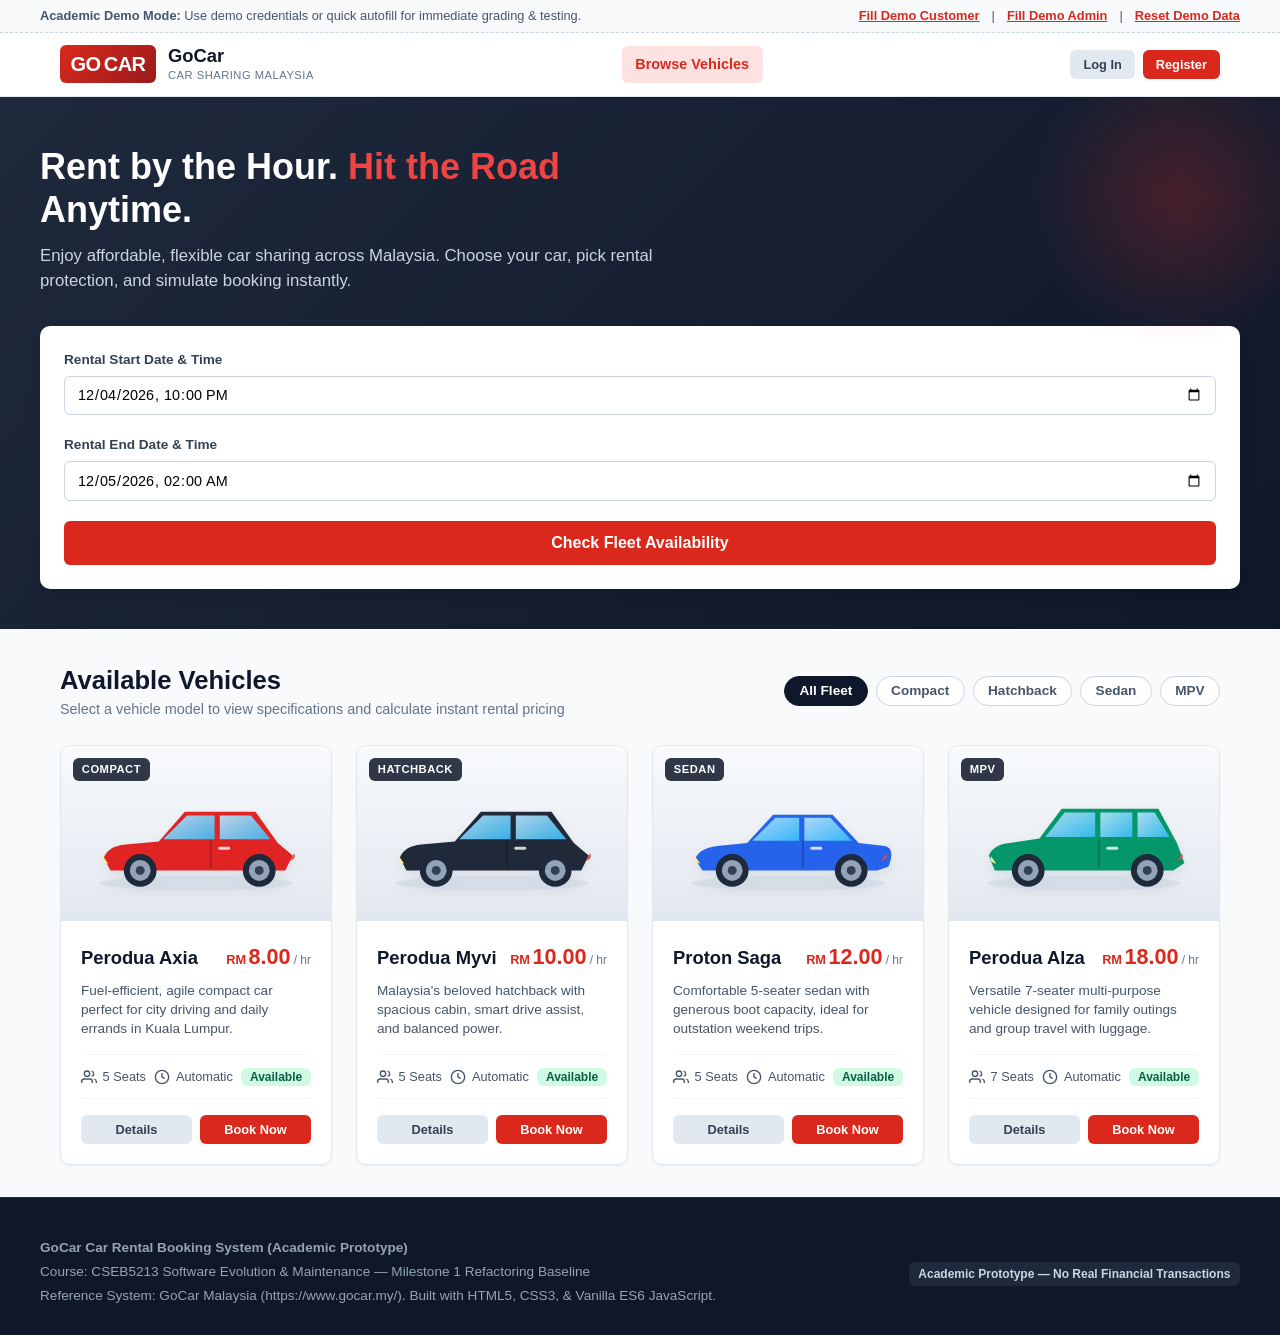
<file: refactored-codebase/index.html>
<!DOCTYPE html>
<html lang="en">
<head>
  <meta charset="UTF-8">
  <meta name="viewport" content="width=device-width, initial-scale=1.0">
  <title>GoCar Malaysia — Car Rental & Sharing Booking System</title>
  <link rel="stylesheet" href="css/style.css">
</head>
<body>

  <!-- Top Demo Bar for Easy Testing -->
  <aside class="demo-helper-bar" aria-label="Demo Testing Helper">
    <div class="demo-helper-inner">
      <div>
        <strong>Academic Demo Mode:</strong> Use demo credentials or quick autofill for immediate grading & testing.
      </div>
      <div class="demo-helper-links">
        <button type="button" class="demo-btn-link" onclick="App.openAuthModal('login'); document.getElementById('btn-autofill-customer').click();">
          Fill Demo Customer
        </button>
        <span>|</span>
        <button type="button" class="demo-btn-link" onclick="App.openAuthModal('login'); document.getElementById('btn-autofill-admin').click();">
          Fill Demo Admin
        </button>
        <span>|</span>
        <button type="button" class="demo-btn-link" id="btn-reset-demo-data">
          Reset Demo Data
        </button>
      </div>
    </div>
  </aside>

  <!-- Navigation Header -->
  <header class="site-header">
    <div class="header-container">
      <a class="brand-wrap" onclick="App.switchView('vehicles')">
        <div class="brand-logo-badge">
          <span>GO</span><span>CAR</span>
        </div>
        <div class="brand-text">
          <span class="brand-name">GoCar</span>
          <span class="brand-tagline">Car Sharing Malaysia</span>
        </div>
      </a>

      <!-- Navigation Links -->
      <nav aria-label="Main Navigation">
        <ul class="nav-links">
          <li>
            <a href="#" class="nav-link active" data-view-target="vehicles">
              Browse Vehicles
            </a>
          </li>
          <li class="customer-nav-item" style="display: none;">
            <a href="#" class="nav-link" data-view-target="my-bookings">
              My Bookings
              <span id="badge-my-bookings" class="nav-badge" style="display: none;">0</span>
            </a>
          </li>
          <li class="admin-nav-item" style="display: none;">
            <a href="#" class="nav-link" data-view-target="admin-fleet">
              Admin Fleet
            </a>
          </li>
          <li class="admin-nav-item" style="display: none;">
            <a href="#" class="nav-link" data-view-target="admin-bookings">
              All Bookings
              <span id="badge-admin-bookings" class="nav-badge" style="display: none;">0</span>
            </a>
          </li>
        </ul>
      </nav>

      <!-- Auth and Profile Actions -->
      <div class="nav-actions">
        <!-- Guest State -->
        <div id="nav-guest-actions" style="display: flex; gap: 0.5rem;">
          <button type="button" class="btn btn-secondary btn-sm" id="btn-open-login">Log In</button>
          <button type="button" class="btn btn-primary btn-sm" id="btn-open-register">Register</button>
        </div>

        <!-- Authenticated State -->
        <div id="nav-user-actions" style="display: none; align-items: center; gap: 0.75rem;">
          <div class="user-session-chip">
            <span class="user-name-text" id="user-display-name">User</span>
            <span class="role-badge customer" id="user-role-badge">Customer</span>
          </div>
          <button type="button" class="btn btn-secondary btn-sm" id="btn-logout">Log Out</button>
        </div>
      </div>
    </div>
  </header>

  <!-- Hero Section (Visible on Vehicles view) -->
  <section class="hero-section" id="hero-banner">
    <div class="hero-container">
      <div class="hero-content">
        <h1 class="hero-title">Rent by the Hour. <span>Hit the Road</span> Anytime.</h1>
        <p class="hero-subtitle">
          Enjoy affordable, flexible car sharing across Malaysia. Choose your car, pick rental protection, and simulate booking instantly.
        </p>
      </div>

      <!-- Quick Search Bar -->
      <div class="hero-search-card">
        <div class="form-group">
          <label class="form-label" for="hero-start-time">Rental Start Date & Time</label>
          <input type="datetime-local" id="hero-start-time" class="form-input">
        </div>
        <div class="form-group">
          <label class="form-label" for="hero-end-time">Rental End Date & Time</label>
          <input type="datetime-local" id="hero-end-time" class="form-input">
        </div>
        <button type="button" class="btn btn-primary btn-lg" id="btn-hero-search">
          Check Fleet Availability
        </button>
      </div>
    </div>
  </section>

  <!-- Main Content Body -->
  <main class="main-content">

    <!-- VIEW 1: Browse Vehicles (FR-02) -->
    <section class="view-section active" id="view-vehicles">
      <div class="section-header" id="fleet-section-heading">
        <div>
          <h2 class="section-title">Available Vehicles</h2>
          <p class="section-subtitle">Select a vehicle model to view specifications and calculate instant rental pricing</p>
        </div>

        <!-- Category Filters -->
        <div class="filter-pills" role="tablist">
          <button type="button" class="filter-pill active" data-category="all">All Fleet</button>
          <button type="button" class="filter-pill" data-category="compact">Compact</button>
          <button type="button" class="filter-pill" data-category="hatchback">Hatchback</button>
          <button type="button" class="filter-pill" data-category="sedan">Sedan</button>
          <button type="button" class="filter-pill" data-category="mpv">MPV</button>
        </div>
      </div>

      <div class="vehicles-grid" id="vehicles-grid">
        <!-- Rendered dynamically via App.renderVehiclesList() -->
      </div>
    </section>

    <!-- VIEW 2: Customer My Bookings (FR-07) -->
    <section class="view-section" id="view-my-bookings">
      <div class="section-header">
        <div>
          <h2 class="section-title">My Bookings</h2>
          <p class="section-subtitle">Review your car reservations, simulate pending payments, and track trip status</p>
        </div>
        <button type="button" class="btn btn-primary btn-sm" onclick="App.switchView('vehicles')">
          + Book Another Vehicle
        </button>
      </div>

      <div class="my-bookings-list" id="my-bookings-list">
        <!-- Rendered dynamically via App.renderMyBookingsList() -->
      </div>
    </section>

    <!-- VIEW 3: Administrator Fleet Management (FR-08) -->
    <section class="view-section" id="view-admin-fleet">
      <div class="section-header">
        <div>
          <h2 class="section-title">Fleet Administration</h2>
          <p class="section-subtitle">Manage vehicle models, rates, passenger capacities, and fleet availability</p>
        </div>
        <button type="button" class="btn btn-primary" id="btn-admin-add-car">
          + Add New Vehicle
        </button>
      </div>

      <div class="table-responsive">
        <table class="data-table">
          <thead>
            <tr>
              <th>Vehicle ID</th>
              <th>Model Name</th>
              <th>Category</th>
              <th>Capacity</th>
              <th>Transmission</th>
              <th>Rate (RM / hr)</th>
              <th>Status / Active</th>
              <th>Actions</th>
            </tr>
          </thead>
          <tbody id="admin-fleet-table-body">
            <!-- Rendered dynamically via App.renderAdminFleet() -->
          </tbody>
        </table>
      </div>
    </section>

    <!-- VIEW 4: Administrator All Bookings (FR-08) -->
    <section class="view-section" id="view-admin-bookings">
      <div class="section-header">
        <div>
          <h2 class="section-title">All Customer Bookings</h2>
          <p class="section-subtitle">Comprehensive administrative view of all bookings, payment states, and status updates</p>
        </div>
      </div>

      <!-- Admin Stats Grid -->
      <div class="admin-stats-grid">
        <div class="stat-card">
          <div class="stat-label">Total Bookings</div>
          <div class="stat-value" id="stat-total-bookings">0</div>
        </div>
        <div class="stat-card">
          <div class="stat-label">Confirmed</div>
          <div class="stat-value" style="color: var(--success);" id="stat-confirmed-bookings">0</div>
        </div>
        <div class="stat-card">
          <div class="stat-label">Pending Payment</div>
          <div class="stat-value" style="color: var(--warning);" id="stat-pending-bookings">0</div>
        </div>
        <div class="stat-card">
          <div class="stat-label">Cancelled</div>
          <div class="stat-value" style="color: var(--gray-500);" id="stat-cancelled-bookings">0</div>
        </div>
        <div class="stat-card">
          <div class="stat-label">Confirmed Revenue</div>
          <div class="stat-value primary" id="stat-total-revenue">RM 0.00</div>
        </div>
      </div>

      <div class="table-responsive">
        <table class="data-table">
          <thead>
            <tr>
              <th>Booking Ref</th>
              <th>Customer</th>
              <th>Vehicle</th>
              <th>Rental Window</th>
              <th>Total Amount</th>
              <th>Payment Status</th>
              <th>Booking Status</th>
              <th>Update Status</th>
            </tr>
          </thead>
          <tbody id="admin-bookings-table-body">
            <!-- Rendered dynamically via App.renderAdminBookings() -->
          </tbody>
        </table>
      </div>
    </section>

  </main>

  <!-- Footer -->
  <footer class="site-footer">
    <div class="footer-container">
      <div class="footer-left">
        <p><strong>GoCar Car Rental Booking System (Academic Prototype)</strong></p>
        <p>Course: CSEB5213 Software Evolution &amp; Maintenance — Milestone 1 Refactoring Baseline</p>
        <p class="small">Reference System: GoCar Malaysia (https://www.gocar.my/). Built with HTML5, CSS3, &amp; Vanilla ES6 JavaScript.</p>
      </div>
      <div class="footer-right">
        <span class="academic-badge">Academic Prototype — No Real Financial Transactions</span>
      </div>
    </div>
  </footer>

  <!-- ==================== MODALS ==================== -->

  <!-- 1. Authentication Modal (FR-01) -->
  <div class="modal-overlay" id="modal-auth">
    <div class="modal-card">
      <div class="modal-header">
        <h3 class="modal-title">Account Access</h3>
        <button type="button" class="modal-close" aria-label="Close modal">&times;</button>
      </div>

      <div class="modal-body">
        <div class="auth-tabs">
          <div class="auth-tab active" id="tab-auth-login">Log In</div>
          <div class="auth-tab" id="tab-auth-register">Register Account</div>
        </div>

        <!-- Quick Demo Fill Helpers -->
        <div class="autofill-demo-buttons">
          <button type="button" class="btn btn-secondary btn-sm" id="btn-autofill-customer" style="flex:1;">
            Fill Customer (John)
          </button>
          <button type="button" class="btn btn-secondary btn-sm" id="btn-autofill-admin" style="flex:1;">
            Fill Administrator
          </button>
        </div>

        <!-- Login Form -->
        <form id="form-login">
          <div class="form-group" style="margin-bottom: 1rem;">
            <label class="form-label" for="login-email">Email Address</label>
            <input type="email" id="login-email" class="form-input" placeholder="e.g. customer@gocar.demo" required>
          </div>
          <div class="form-group" style="margin-bottom: 1.25rem;">
            <label class="form-label" for="login-password">Password</label>
            <input type="password" id="login-password" class="form-input" placeholder="••••••••" required>
          </div>
          <button type="submit" class="btn btn-primary" style="width: 100%;">Log In</button>
        </form>

        <!-- Register Form -->
        <form id="form-register" style="display: none;">
          <div class="form-group" style="margin-bottom: 1rem;">
            <label class="form-label" for="reg-name">Full Name</label>
            <input type="text" id="reg-name" class="form-input" placeholder="e.g. Siti Aminah" required>
          </div>
          <div class="form-group" style="margin-bottom: 1rem;">
            <label class="form-label" for="reg-email">Email Address</label>
            <input type="email" id="reg-email" class="form-input" placeholder="e.g. siti@example.com" required>
          </div>
          <div class="form-group" style="margin-bottom: 1.25rem;">
            <label class="form-label" for="reg-password">Password (min. 6 characters)</label>
            <input type="password" id="reg-password" class="form-input" placeholder="••••••••" required minlength="6">
          </div>
          <button type="submit" class="btn btn-primary" style="width: 100%;">Create Account</button>
        </form>
      </div>
    </div>
  </div>

  <!-- 2. Booking Modal (FR-03, FR-04, FR-05) -->
  <div class="modal-overlay" id="modal-booking">
    <div class="modal-card">
      <div class="modal-header">
        <h3 class="modal-title">Book Vehicle</h3>
        <button type="button" class="modal-close" aria-label="Close modal">&times;</button>
      </div>

      <form id="form-booking">
        <div class="modal-body">
          <input type="hidden" id="booking-vehicle-id">

          <!-- Vehicle Summary Header -->
          <div style="background-color: var(--gray-100); padding: 0.85rem 1rem; border-radius: var(--radius-sm); display: flex; justify-content: space-between; align-items: center;">
            <div>
              <h4 id="booking-vehicle-name" style="font-size: 1.1rem; font-weight: 800; color: var(--dark);">Perodua Myvi</h4>
              <span id="booking-vehicle-category" class="badge badge-secondary">Hatchback</span>
            </div>
            <div id="booking-vehicle-rate" style="font-weight: 800; color: var(--primary); font-size: 1.1rem;">
              RM 10.00 / hour
            </div>
          </div>

          <!-- Rental Period Selection (FR-03) -->
          <div>
            <h4 style="font-size: 0.9rem; font-weight: 700; margin-bottom: 0.5rem;">1. Select Rental Period</h4>
            <div style="display: grid; grid-template-columns: 1fr 1fr; gap: 0.75rem; margin-bottom: 0.5rem;">
              <div class="form-group">
                <label class="form-label" for="booking-start-time">Start Date &amp; Time</label>
                <input type="datetime-local" id="booking-start-time" class="form-input" required>
              </div>
              <div class="form-group">
                <label class="form-label" for="booking-end-time">End Date &amp; Time</label>
                <input type="datetime-local" id="booking-end-time" class="form-input" required>
              </div>
            </div>
            <div style="display: flex; justify-content: space-between; align-items: center;">
              <span id="booking-duration-badge" class="duration-indicator valid">Calculating duration...</span>
              <span style="font-size: 0.75rem; color: var(--gray-500);">Billed in whole hours rounded up</span>
            </div>
          </div>

          <!-- Overlap Warning Banner (BR-03) -->
          <div id="booking-overlap-warning" class="overlap-alert"></div>

          <!-- Collision Damage Waiver (CDW) Selection (FR-04) -->
          <div>
            <h4 style="font-size: 0.9rem; font-weight: 700; margin-bottom: 0.5rem;">2. Collision Damage Waiver (CDW)</h4>
            <div class="package-options-grid">
              <label class="package-option-card" for="cdw_lite">
                <input type="radio" id="cdw_lite" name="booking-cdw" value="cdw_lite">
                <div class="package-option-content">
                  <div class="package-option-header">
                    <span>Lite</span>
                    <span class="package-price">RM 5.00</span>
                  </div>
                  <div class="package-desc">Basic excess waiver with maximum liability capped at RM 2,500.</div>
                </div>
              </label>

              <label class="package-option-card" for="cdw_standard">
                <input type="radio" id="cdw_standard" name="booking-cdw" value="cdw_standard" checked>
                <div class="package-option-content">
                  <div class="package-option-header">
                    <span>Standard</span>
                    <span class="package-price">RM 10.00</span>
                  </div>
                  <div class="package-desc">Balanced coverage reducing excess liability down to RM 1,000.</div>
                </div>
              </label>

              <label class="package-option-card" for="cdw_essential">
                <input type="radio" id="cdw_essential" name="booking-cdw" value="cdw_essential">
                <div class="package-option-content">
                  <div class="package-option-header">
                    <span>Essential</span>
                    <span class="package-price">RM 15.00</span>
                  </div>
                  <div class="package-desc">Complete peace of mind with zero excess liability and 24/7 roadside assist.</div>
                </div>
              </label>
            </div>
          </div>

          <!-- Flex Package Selection (FR-04) -->
          <div>
            <h4 style="font-size: 0.9rem; font-weight: 700; margin-bottom: 0.5rem;">3. Flex Package</h4>
            <div class="package-options-grid">
              <label class="package-option-card" for="flex_basic">
                <input type="radio" id="flex_basic" name="booking-flex" value="flex_basic" checked>
                <div class="package-option-content">
                  <div class="package-option-header">
                    <span>Basic Flex</span>
                    <span class="package-price">RM 8.00</span>
                  </div>
                  <div class="package-desc">Free cancellation up to 6 hours before your scheduled trip start time.</div>
                </div>
              </label>

              <label class="package-option-card" for="flex_premium">
                <input type="radio" id="flex_premium" name="booking-flex" value="flex_premium">
                <div class="package-option-content">
                  <div class="package-option-header">
                    <span>Premium Flex</span>
                    <span class="package-price">RM 15.00</span>
                  </div>
                  <div class="package-desc">Unlimited itinerary amendments and free cancellation anytime before start.</div>
                </div>
              </label>
            </div>
          </div>

          <!-- Price Calculation Breakdown Summary (BR-01) -->
          <div class="pricing-breakdown-card">
            <h4 style="font-size: 0.85rem; font-weight: 700; text-transform: uppercase; color: var(--gray-500); margin-bottom: 0.5rem;">
              Rental Price Breakdown (BR-01)
            </h4>
            <div class="pricing-row">
              <span>Vehicle Base Rental:</span>
              <span id="summary-base-price">RM 0.00</span>
            </div>
            <div class="pricing-row">
              <span>Collision Damage Waiver (CDW):</span>
              <span id="summary-cdw-price">RM 0.00</span>
            </div>
            <div class="pricing-row">
              <span>Flex Package:</span>
              <span id="summary-flex-price">RM 0.00</span>
            </div>
            <div class="pricing-row total-row">
              <span>Total Estimated Price:</span>
              <span id="summary-total-price" class="total-amount-highlight">RM 0.00</span>
            </div>
          </div>
        </div>

        <div class="modal-footer">
          <button type="button" class="btn btn-secondary btn-modal-cancel">Cancel</button>
          <button type="submit" class="btn btn-primary" id="btn-submit-booking">
            Confirm &amp; Proceed to Payment
          </button>
        </div>
      </form>
    </div>
  </div>

  <!-- 3. Simulated Payment Modal (FR-06, BR-04) -->
  <div class="modal-overlay" id="modal-payment">
    <div class="modal-card">
      <div class="modal-header">
        <h3 class="modal-title">Simulated Payment Gateway</h3>
        <button type="button" class="modal-close" aria-label="Close modal">&times;</button>
      </div>

      <div class="modal-body">
        <div class="payment-simulation-box">
          <div style="font-size: 0.8rem; font-weight: 700; color: var(--gray-500); text-transform: uppercase;">
            Booking Reference
          </div>
          <div id="pay-booking-ref" style="font-size: 1.25rem; font-weight: 800; font-family: monospace; color: var(--dark); margin-bottom: 0.5rem;">
            GC-XXXX
          </div>

          <p id="pay-car-name" style="font-weight: 700; color: var(--gray-800); margin-bottom: 0.25rem;"></p>
          <p id="pay-duration" style="font-size: 0.85rem; color: var(--gray-600); margin-bottom: 1rem;"></p>

          <div style="background-color: #ffffff; border: 1px solid var(--gray-200); border-radius: var(--radius-sm); padding: 1rem; margin-bottom: 1rem;">
            <div style="font-size: 0.85rem; color: var(--gray-500);">Total Amount Payable</div>
            <div id="pay-total-amount" style="font-size: 2rem; font-weight: 900; color: var(--primary);">RM 0.00</div>
            <div id="pay-status-current" style="font-size: 0.8rem; font-weight: 600; margin-top: 0.25rem;"></div>
          </div>

          <p style="font-weight: 600; font-size: 0.9rem; margin-bottom: 0.75rem;">Select simulated outcome for evaluation:</p>

          <div style="display: grid; grid-template-columns: 1fr 1fr; gap: 0.75rem;">
            <button type="button" class="btn btn-success" id="btn-pay-simulate-success">
              Simulate Successful Payment
            </button>
            <button type="button" class="btn btn-danger" id="btn-pay-simulate-fail">
              Simulate Failed Payment
            </button>
          </div>

          <p class="simulation-disclaimer">
            Academic Simulation Notice: This step simulates payment outcomes to verify business rules (BR-04). No real credit card or bank details are collected or processed.
          </p>
        </div>
      </div>

      <div class="modal-footer">
        <button type="button" class="btn btn-secondary btn-modal-cancel">Pay Later (Keep Pending)</button>
      </div>
    </div>
  </div>

  <!-- 4. Vehicle Details Modal (FR-02) -->
  <div class="modal-overlay" id="modal-vehicle-details">
    <div class="modal-card">
      <div class="modal-header">
        <h3 class="modal-title" id="modal-details-name">Vehicle Details</h3>
        <button type="button" class="modal-close" aria-label="Close modal">&times;</button>
      </div>

      <div class="modal-body">
        <div id="modal-details-image" style="background: var(--gray-100); border-radius: var(--radius-md); padding: 1rem; text-align: center;">
          <!-- SVG illustration dynamically injected -->
        </div>

        <div style="display: flex; justify-content: space-between; align-items: center; border-bottom: 1px solid var(--gray-200); padding-bottom: 0.75rem;">
          <div>
            <span id="modal-details-category" class="badge badge-secondary">Category</span>
          </div>
          <div id="modal-details-rate" style="font-size: 1.4rem; font-weight: 900; color: var(--primary);">
            RM 0.00 / hour
          </div>
        </div>

        <p id="modal-details-desc" style="color: var(--gray-700); font-size: 0.95rem; line-height: 1.5;"></p>

        <div style="display: grid; grid-template-columns: 1fr 1fr; gap: 1rem; background-color: var(--gray-50); padding: 1rem; border-radius: var(--radius-sm);">
          <div>
            <div style="font-size: 0.75rem; text-transform: uppercase; color: var(--gray-500); font-weight: 700;">Passenger Capacity</div>
            <div id="modal-details-capacity" style="font-weight: 700; font-size: 1rem; color: var(--dark);">5 Passengers</div>
          </div>
          <div>
            <div style="font-size: 0.75rem; text-transform: uppercase; color: var(--gray-500); font-weight: 700;">Transmission</div>
            <div id="modal-details-transmission" style="font-weight: 700; font-size: 1rem; color: var(--dark);">Automatic</div>
          </div>
        </div>
      </div>

      <div class="modal-footer">
        <button type="button" class="btn btn-secondary btn-modal-cancel">Close</button>
        <button type="button" class="btn btn-primary" id="btn-details-book-now">Book This Car</button>
      </div>
    </div>
  </div>

  <!-- 5. Administrator Vehicle Form Modal (Add / Edit) (FR-08) -->
  <div class="modal-overlay" id="modal-admin-vehicle">
    <div class="modal-card">
      <div class="modal-header">
        <h3 class="modal-title" id="modal-admin-vehicle-title">Vehicle Management</h3>
        <button type="button" class="modal-close" aria-label="Close modal">&times;</button>
      </div>

      <form id="form-admin-vehicle">
        <div class="modal-body">
          <div style="display: grid; grid-template-columns: 1fr 2fr; gap: 0.75rem;">
            <div class="form-group">
              <label class="form-label" for="admin-car-id">Vehicle ID</label>
              <input type="text" id="admin-car-id" class="form-input" placeholder="CAR005" required>
            </div>
            <div class="form-group">
              <label class="form-label" for="admin-car-name">Vehicle Name &amp; Model</label>
              <input type="text" id="admin-car-name" class="form-input" placeholder="e.g. Honda City" required>
            </div>
          </div>

          <div style="display: grid; grid-template-columns: 1fr 1fr; gap: 0.75rem;">
            <div class="form-group">
              <label class="form-label" for="admin-car-category">Category</label>
              <select id="admin-car-category" class="form-select" required>
                <option value="Compact">Compact</option>
                <option value="Hatchback">Hatchback</option>
                <option value="Sedan">Sedan</option>
                <option value="MPV">MPV</option>
                <option value="SUV">SUV</option>
              </select>
            </div>
            <div class="form-group">
              <label class="form-label" for="admin-car-capacity">Capacity (Seats)</label>
              <input type="number" id="admin-car-capacity" class="form-input" min="1" max="15" value="5" required>
            </div>
          </div>

          <div style="display: grid; grid-template-columns: 1fr 1fr; gap: 0.75rem;">
            <div class="form-group">
              <label class="form-label" for="admin-car-transmission">Transmission</label>
              <select id="admin-car-transmission" class="form-select" required>
                <option value="Automatic">Automatic</option>
                <option value="Manual">Manual</option>
              </select>
            </div>
            <div class="form-group">
              <label class="form-label" for="admin-car-rate">Hourly Rate (RM)</label>
              <input type="number" id="admin-car-rate" class="form-input" step="0.50" min="1" value="12.00" required>
            </div>
          </div>

          <div class="form-group">
            <label class="form-label" for="admin-car-description">Description</label>
            <textarea id="admin-car-description" class="form-textarea" rows="3" placeholder="Brief vehicle description and key features..."></textarea>
          </div>
        </div>

        <div class="modal-footer">
          <button type="button" class="btn btn-secondary btn-modal-cancel">Cancel</button>
          <button type="submit" class="btn btn-primary">Save Vehicle</button>
        </div>
      </form>
    </div>
  </div>

  <!-- 6. Booking Receipt Summary Modal (FR-07) -->
  <div class="modal-overlay" id="modal-receipt">
    <div class="modal-card">
      <div class="modal-header">
        <h3 class="modal-title">Booking Confirmation &amp; Receipt</h3>
        <button type="button" class="modal-close" aria-label="Close modal">&times;</button>
      </div>

      <div class="modal-body">
        <div style="border-bottom: 2px dashed var(--gray-300); padding-bottom: 1rem;">
          <div style="display: flex; justify-content: space-between; align-items: baseline;">
            <div style="font-size: 1.15rem; font-weight: 800; color: var(--dark);" id="receipt-ref">GC-XXXX</div>
            <div style="font-size: 0.8rem; color: var(--gray-500);" id="receipt-date"></div>
          </div>
          <div style="font-size: 0.85rem; color: var(--gray-600); margin-top: 0.25rem;">
            Customer: <strong id="receipt-customer"></strong>
          </div>
        </div>

        <div style="display: flex; flex-direction: column; gap: 0.5rem; font-size: 0.9rem;">
          <div class="pricing-row">
            <span>Vehicle:</span>
            <strong id="receipt-car"></strong>
          </div>
          <div class="pricing-row">
            <span>Rental Schedule:</span>
            <span id="receipt-period"></span>
          </div>
          <div class="pricing-row">
            <span>Billable Duration:</span>
            <strong id="receipt-hours"></strong>
          </div>
          <hr style="border: 0; border-top: 1px solid var(--gray-200); margin: 0.25rem 0;">
          <div class="pricing-row">
            <span>Vehicle Base Charge:</span>
            <span id="receipt-base"></span>
          </div>
          <div class="pricing-row">
            <span>CDW Protection:</span>
            <span id="receipt-cdw"></span>
          </div>
          <div class="pricing-row">
            <span>Flex Package:</span>
            <span id="receipt-flex"></span>
          </div>
          <div class="pricing-row total-row">
            <span>Total Amount:</span>
            <span id="receipt-total" class="total-amount-highlight"></span>
          </div>
          <div style="margin-top: 0.5rem; text-align: center; font-size: 0.85rem; font-weight: 700; padding: 0.5rem; background: var(--gray-100); border-radius: var(--radius-sm);" id="receipt-status">
          </div>
        </div>
      </div>

      <div class="modal-footer">
        <button type="button" class="btn btn-secondary btn-modal-cancel">Close</button>
      </div>
    </div>
  </div>

  <!-- Toast Notification Container -->
  <div class="toast-container" id="toast-container" aria-live="polite"></div>

  <!-- Core Utilities & Constants -->
  <script src="js/constants/app-constants.js"></script>
  <script src="js/utils/formatters.js"></script>
  <script src="js/utils/dom-utils.js"></script>
  <script src="js/utils/badge-utils.js"></script>

  <!-- Domain Services -->
  <script src="js/services/data-store.js"></script>
  <script src="js/services/auth-service.js"></script>
  <script src="js/services/booking-service.js"></script>
  <script src="js/services/admin-service.js"></script>

  <!-- UI Presentation Views -->
  <script src="js/ui/vehicle-assets.js"></script>
  <script src="js/ui/notification-ui.js"></script>
  <script src="js/ui/auth-view.js"></script>
  <script src="js/ui/vehicle-view.js"></script>
  <script src="js/ui/booking-view.js"></script>
  <script src="js/ui/admin-view.js"></script>

  <!-- Application Orchestrator -->
  <script src="js/app.js"></script>
</body>
</html>
</file>
<file: refactored-codebase/css/style.css>
/**
 * GoCar Malaysia - Modern Car Rental Booking System Stylesheet
 * Course: CSEB5213 Software Evolution & Maintenance
 */

:root {
  --primary: #da291c;
  --primary-hover: #b91c1c;
  --primary-light: #fee2e2;
  --dark: #0f172a;
  --dark-surface: #1e293b;
  --gray-50: #f8fafc;
  --gray-100: #f1f5f9;
  --gray-200: #e2e8f0;
  --gray-300: #cbd5e1;
  --gray-400: #94a3b8;
  --gray-500: #64748b;
  --gray-600: #475569;
  --gray-700: #334155;
  --gray-800: #1e293b;
  --gray-900: #0f172a;
  --success: #10b981;
  --success-light: #d1fae5;
  --warning: #f59e0b;
  --warning-light: #fef3c7;
  --danger: #ef4444;
  --danger-light: #fee2e2;
  --info: #0284c7;
  --info-light: #e0f2fe;

  --shadow-sm: 0 1px 2px 0 rgb(0 0 0 / 0.05);
  --shadow-md: 0 4px 6px -1px rgb(0 0 0 / 0.1), 0 2px 4px -2px rgb(0 0 0 / 0.1);
  --shadow-lg: 0 10px 15px -3px rgb(0 0 0 / 0.1), 0 4px 6px -4px rgb(0 0 0 / 0.1);
  --radius-sm: 6px;
  --radius-md: 10px;
  --radius-lg: 16px;
  --radius-full: 9999px;

  --font-family: -apple-system, BlinkMacSystemFont, "Segoe UI", Roboto, Helvetica, Arial, sans-serif;
  --container-max: 1200px;
}

* {
  box-sizing: border-box;
  margin: 0;
  padding: 0;
}

body {
  font-family: var(--font-family);
  background-color: var(--gray-50);
  color: var(--gray-800);
  line-height: 1.5;
  min-height: 100vh;
  display: flex;
  flex-direction: column;
}

/* Header & Navigation */
.site-header {
  background-color: #ffffff;
  border-bottom: 1px solid var(--gray-200);
  position: sticky;
  top: 0;
  z-index: 100;
  box-shadow: var(--shadow-sm);
}

.header-container {
  max-width: var(--container-max);
  margin: 0 auto;
  padding: 0.75rem 1.25rem;
  display: flex;
  align-items: center;
  justify-content: space-between;
  gap: 1rem;
}

.brand-wrap {
  display: flex;
  align-items: center;
  gap: 0.75rem;
  text-decoration: none;
  cursor: pointer;
}

.brand-logo-badge {
  background: linear-gradient(135deg, #da291c, #991b1b);
  color: #ffffff;
  font-weight: 900;
  font-size: 1.25rem;
  padding: 0.25rem 0.65rem;
  border-radius: var(--radius-sm);
  letter-spacing: -0.5px;
  display: inline-flex;
  align-items: center;
  gap: 0.2rem;
}

.brand-text {
  display: flex;
  flex-direction: column;
}

.brand-name {
  font-size: 1.15rem;
  font-weight: 800;
  color: var(--dark);
  line-height: 1.2;
}

.brand-tagline {
  font-size: 0.7rem;
  color: var(--gray-500);
  font-weight: 500;
  text-transform: uppercase;
  letter-spacing: 0.5px;
}

.nav-links {
  display: flex;
  align-items: center;
  gap: 0.5rem;
  list-style: none;
}

.nav-link {
  color: var(--gray-600);
  text-decoration: none;
  font-weight: 600;
  font-size: 0.9rem;
  padding: 0.5rem 0.85rem;
  border-radius: var(--radius-sm);
  transition: all 0.2s ease;
  display: inline-flex;
  align-items: center;
  gap: 0.4rem;
}

.nav-link:hover {
  color: var(--primary);
  background-color: var(--gray-100);
}

.nav-link.active {
  color: var(--primary);
  background-color: var(--primary-light);
}

.nav-badge {
  background-color: var(--primary);
  color: white;
  font-size: 0.75rem;
  padding: 0.1rem 0.45rem;
  border-radius: var(--radius-full);
  font-weight: 700;
}

.nav-actions {
  display: flex;
  align-items: center;
  gap: 0.75rem;
}

.user-session-chip {
  display: flex;
  align-items: center;
  gap: 0.5rem;
  background-color: var(--gray-100);
  padding: 0.35rem 0.75rem;
  border-radius: var(--radius-full);
  border: 1px solid var(--gray-200);
}

.user-name-text {
  font-size: 0.85rem;
  font-weight: 600;
  color: var(--dark);
}

.role-badge {
  font-size: 0.7rem;
  padding: 0.15rem 0.5rem;
  border-radius: var(--radius-full);
  font-weight: 700;
  text-transform: uppercase;
}

.role-badge.customer {
  background-color: #dbeafe;
  color: #1e40af;
}

.role-badge.admin {
  background-color: #f3e8ff;
  color: #6b21a8;
}

/* Quick Demo Bar */
.demo-helper-bar {
  background-color: #f8fafc;
  border-bottom: 1px dashed var(--gray-300);
  font-size: 0.8rem;
  padding: 0.4rem 1.25rem;
  color: var(--gray-600);
}

.demo-helper-inner {
  max-width: var(--container-max);
  margin: 0 auto;
  display: flex;
  align-items: center;
  justify-content: space-between;
  flex-wrap: wrap;
  gap: 0.5rem;
}

.demo-helper-links {
  display: flex;
  align-items: center;
  gap: 0.75rem;
}

.demo-btn-link {
  background: none;
  border: none;
  color: var(--primary);
  font-weight: 600;
  font-size: 0.8rem;
  text-decoration: underline;
  cursor: pointer;
  padding: 0;
}

.demo-btn-link:hover {
  color: var(--primary-hover);
}

/* Buttons */
.btn {
  display: inline-flex;
  align-items: center;
  justify-content: center;
  gap: 0.4rem;
  padding: 0.55rem 1.15rem;
  font-size: 0.9rem;
  font-weight: 600;
  border-radius: var(--radius-sm);
  border: 1px solid transparent;
  cursor: pointer;
  transition: all 0.2s ease;
  text-decoration: none;
}

.btn-sm {
  padding: 0.35rem 0.75rem;
  font-size: 0.8rem;
}

.btn-lg {
  padding: 0.75rem 1.5rem;
  font-size: 1rem;
}

.btn-primary {
  background-color: var(--primary);
  color: #ffffff;
}

.btn-primary:hover {
  background-color: var(--primary-hover);
  box-shadow: 0 2px 4px rgba(218, 41, 28, 0.25);
}

.btn-secondary {
  background-color: var(--gray-200);
  color: var(--gray-700);
}

.btn-secondary:hover {
  background-color: var(--gray-300);
  color: var(--dark);
}

.btn-success {
  background-color: var(--success);
  color: #ffffff;
}

.btn-success:hover {
  background-color: #059669;
}

.btn-danger {
  background-color: var(--danger);
  color: #ffffff;
}

.btn-danger:hover {
  background-color: #dc2626;
}

.btn-outline-danger {
  background-color: transparent;
  border-color: var(--danger);
  color: var(--danger);
}

.btn-outline-danger:hover {
  background-color: var(--danger-light);
}

/* Badges */
.badge {
  display: inline-flex;
  align-items: center;
  padding: 0.2rem 0.55rem;
  font-size: 0.75rem;
  font-weight: 700;
  border-radius: var(--radius-sm);
  line-height: 1;
}

.badge-success {
  background-color: var(--success-light);
  color: #065f46;
}

.badge-warning {
  background-color: var(--warning-light);
  color: #92400e;
}

.badge-danger {
  background-color: var(--danger-light);
  color: #991b1b;
}

.badge-secondary {
  background-color: var(--gray-200);
  color: var(--gray-700);
}

/* Hero Section */
.hero-section {
  background: linear-gradient(135deg, #1e293b 0%, #0f172a 100%);
  color: #ffffff;
  padding: 3rem 1.25rem 2.5rem;
  position: relative;
  overflow: hidden;
}

.hero-section::before {
  content: "";
  position: absolute;
  top: -50px;
  right: -50px;
  width: 300px;
  height: 300px;
  background: radial-gradient(circle, rgba(218,41,28,0.25) 0%, rgba(218,41,28,0) 70%);
  border-radius: 50%;
  pointer-events: none;
}

.hero-container {
  max-width: var(--container-max);
  margin: 0 auto;
}

.hero-content {
  max-width: 650px;
  margin-bottom: 2rem;
}

.hero-title {
  font-size: 2.25rem;
  font-weight: 800;
  line-height: 1.2;
  margin-bottom: 0.75rem;
}

.hero-title span {
  color: #ef4444;
}

.hero-subtitle {
  font-size: 1.05rem;
  color: var(--gray-300);
}

/* Hero Search Bar */
.hero-search-card {
  background-color: #ffffff;
  color: var(--gray-800);
  border-radius: var(--radius-md);
  padding: 1.5rem;
  box-shadow: var(--shadow-lg);
  display: grid;
  grid-template-columns: repeat(auto-fit, minmax(220px, 1fr)) auto;
  gap: 1.25rem;
  align-items: flex-end;
}

.form-group {
  display: flex;
  flex-direction: column;
  gap: 0.35rem;
}

.form-label {
  font-size: 0.85rem;
  font-weight: 700;
  color: var(--gray-700);
}

.form-input, .form-select, .form-textarea {
  width: 100%;
  padding: 0.6rem 0.75rem;
  border: 1px solid var(--gray-300);
  border-radius: var(--radius-sm);
  font-size: 0.9rem;
  font-family: inherit;
  transition: border-color 0.2s ease, box-shadow 0.2s ease;
  background-color: #ffffff;
}

.form-input:focus, .form-select:focus, .form-textarea:focus {
  outline: none;
  border-color: var(--primary);
  box-shadow: 0 0 0 3px rgba(218, 41, 28, 0.15);
}

/* Main Content Area */
.main-content {
  flex: 1;
  max-width: var(--container-max);
  width: 100%;
  margin: 2rem auto;
  padding: 0 1.25rem;
}

/* View Sections */
.view-section {
  display: none;
}

.view-section.active {
  display: block;
  animation: fadeIn 0.25s ease-in-out;
}

@keyframes fadeIn {
  from { opacity: 0; transform: translateY(6px); }
  to { opacity: 1; transform: translateY(0); }
}

.section-header {
  display: flex;
  align-items: center;
  justify-content: space-between;
  margin-bottom: 1.5rem;
  flex-wrap: wrap;
  gap: 1rem;
}

.section-title {
  font-size: 1.6rem;
  font-weight: 800;
  color: var(--dark);
}

.section-subtitle {
  font-size: 0.9rem;
  color: var(--gray-500);
}

/* Filter Pills */
.filter-pills {
  display: flex;
  gap: 0.5rem;
  flex-wrap: wrap;
}

.filter-pill {
  border: 1px solid var(--gray-300);
  background-color: #ffffff;
  padding: 0.4rem 0.9rem;
  border-radius: var(--radius-full);
  font-size: 0.85rem;
  font-weight: 600;
  color: var(--gray-600);
  cursor: pointer;
  transition: all 0.2s ease;
}

.filter-pill:hover {
  background-color: var(--gray-100);
}

.filter-pill.active {
  background-color: var(--dark);
  color: #ffffff;
  border-color: var(--dark);
}

/* Vehicle Grid */
.vehicles-grid {
  display: grid;
  grid-template-columns: repeat(auto-fill, minmax(270px, 1fr));
  gap: 1.5rem;
}

.vehicle-card {
  background-color: #ffffff;
  border-radius: var(--radius-md);
  border: 1px solid var(--gray-200);
  overflow: hidden;
  box-shadow: var(--shadow-sm);
  transition: transform 0.2s ease, box-shadow 0.2s ease;
  display: flex;
  flex-direction: column;
}

.vehicle-card:hover {
  transform: translateY(-4px);
  box-shadow: var(--shadow-md);
}

.vehicle-card-image-wrap {
  background: linear-gradient(180deg, #f8fafc 0%, #e2e8f0 100%);
  padding: 1rem 1rem 0.5rem;
  position: relative;
  border-bottom: 1px solid var(--gray-200);
  display: flex;
  align-items: center;
  justify-content: center;
}

.car-illustration {
  filter: drop-shadow(0 4px 6px rgba(0,0,0,0.06));
}

.category-pill {
  position: absolute;
  top: 0.75rem;
  left: 0.75rem;
  background-color: rgba(15, 23, 42, 0.85);
  color: #ffffff;
  font-size: 0.7rem;
  font-weight: 700;
  padding: 0.2rem 0.55rem;
  border-radius: var(--radius-sm);
  text-transform: uppercase;
  letter-spacing: 0.5px;
}

.vehicle-card-body {
  padding: 1.25rem;
  display: flex;
  flex-direction: column;
  flex: 1;
}

.vehicle-card-header {
  display: flex;
  justify-content: space-between;
  align-items: baseline;
  margin-bottom: 0.5rem;
}

.vehicle-name {
  font-size: 1.15rem;
  font-weight: 800;
  color: var(--dark);
}

.vehicle-price-tag {
  color: var(--primary);
  font-weight: 800;
  display: inline-flex;
  align-items: baseline;
}

.vehicle-price-tag .currency {
  font-size: 0.8rem;
  margin-right: 0.15rem;
}

.vehicle-price-tag .rate {
  font-size: 1.35rem;
  font-weight: 800;
}

.vehicle-price-tag .unit {
  font-size: 0.75rem;
  color: var(--gray-500);
  margin-left: 0.2rem;
  font-weight: 500;
}

.vehicle-desc {
  font-size: 0.85rem;
  color: var(--gray-600);
  margin-bottom: 1rem;
  line-height: 1.4;
  flex: 1;
}

.vehicle-specs-list {
  display: flex;
  align-items: center;
  justify-content: space-between;
  padding: 0.75rem 0;
  border-top: 1px solid var(--gray-100);
  border-bottom: 1px solid var(--gray-100);
  margin-bottom: 1rem;
  font-size: 0.8rem;
  color: var(--gray-600);
}

.spec-item {
  display: flex;
  align-items: center;
  gap: 0.35rem;
}

.vehicle-card-actions {
  display: grid;
  grid-template-columns: 1fr 1fr;
  gap: 0.5rem;
}

/* Booking Cards (Customer View) */
.my-bookings-list {
  display: flex;
  flex-direction: column;
  gap: 1.25rem;
}

.booking-card {
  background-color: #ffffff;
  border: 1px solid var(--gray-200);
  border-radius: var(--radius-md);
  box-shadow: var(--shadow-sm);
  padding: 1.25rem;
  display: flex;
  flex-direction: column;
  gap: 1rem;
}

.booking-card-header {
  display: flex;
  justify-content: space-between;
  align-items: center;
  border-bottom: 1px solid var(--gray-100);
  padding-bottom: 0.75rem;
  flex-wrap: wrap;
  gap: 0.5rem;
}

.booking-ref {
  font-size: 1.05rem;
  font-weight: 800;
  color: var(--dark);
  font-family: monospace;
}

.booking-date {
  font-size: 0.8rem;
  color: var(--gray-500);
  margin-left: 0.75rem;
}

.badge-group {
  display: flex;
  gap: 0.4rem;
}

.booking-card-body {
  display: grid;
  grid-template-columns: repeat(auto-fit, minmax(180px, 1fr));
  gap: 1rem;
}

.booking-info-col h4 {
  font-size: 0.75rem;
  text-transform: uppercase;
  color: var(--gray-500);
  letter-spacing: 0.5px;
  margin-bottom: 0.35rem;
}

.booking-info-col .strong {
  font-weight: 700;
  color: var(--dark);
}

.price-highlight {
  font-size: 1.35rem;
  font-weight: 800;
  color: var(--primary);
}

.booking-card-footer {
  display: flex;
  justify-content: space-between;
  align-items: center;
  border-top: 1px solid var(--gray-100);
  padding-top: 0.75rem;
  flex-wrap: wrap;
  gap: 0.75rem;
}

.txn-ref {
  font-size: 0.75rem;
  color: var(--gray-500);
  font-family: monospace;
}

/* Admin Tables & Stats */
.admin-stats-grid {
  display: grid;
  grid-template-columns: repeat(auto-fit, minmax(180px, 1fr));
  gap: 1rem;
  margin-bottom: 1.5rem;
}

.stat-card {
  background-color: #ffffff;
  border: 1px solid var(--gray-200);
  border-radius: var(--radius-md);
  padding: 1.25rem;
  box-shadow: var(--shadow-sm);
}

.stat-label {
  font-size: 0.8rem;
  color: var(--gray-500);
  font-weight: 600;
  text-transform: uppercase;
}

.stat-value {
  font-size: 1.75rem;
  font-weight: 800;
  color: var(--dark);
  margin-top: 0.25rem;
}

.stat-value.primary {
  color: var(--primary);
}

.table-responsive {
  background-color: #ffffff;
  border: 1px solid var(--gray-200);
  border-radius: var(--radius-md);
  overflow-x: auto;
  box-shadow: var(--shadow-sm);
}

.data-table {
  width: 100%;
  border-collapse: collapse;
  font-size: 0.875rem;
  text-align: left;
}

.data-table th, .data-table td {
  padding: 0.85rem 1rem;
  border-bottom: 1px solid var(--gray-200);
}

.data-table th {
  background-color: var(--gray-100);
  font-weight: 700;
  color: var(--gray-700);
  white-space: nowrap;
}

.data-table tbody tr:hover {
  background-color: var(--gray-50);
}

.admin-status-select {
  padding: 0.35rem 0.5rem;
  font-size: 0.8rem;
  font-weight: 600;
  border-radius: var(--radius-sm);
  border: 1px solid var(--gray-300);
}

/* Modals */
.modal-overlay {
  position: fixed;
  top: 0;
  left: 0;
  right: 0;
  bottom: 0;
  background-color: rgba(15, 23, 42, 0.65);
  backdrop-filter: blur(4px);
  display: flex;
  align-items: center;
  justify-content: center;
  z-index: 999;
  padding: 1rem;
  opacity: 0;
  pointer-events: none;
  transition: opacity 0.2s ease;
}

.modal-overlay.active {
  opacity: 1;
  pointer-events: auto;
}

.modal-card {
  background-color: #ffffff;
  width: 100%;
  max-width: 580px;
  max-height: 90vh;
  overflow-y: auto;
  border-radius: var(--radius-lg);
  box-shadow: var(--shadow-lg);
  display: flex;
  flex-direction: column;
  transform: translateY(12px) scale(0.98);
  transition: transform 0.2s ease;
}

.modal-overlay.active .modal-card {
  transform: translateY(0) scale(1);
}

.modal-header {
  padding: 1.25rem 1.5rem;
  border-bottom: 1px solid var(--gray-200);
  display: flex;
  align-items: center;
  justify-content: space-between;
}

.modal-title {
  font-size: 1.25rem;
  font-weight: 800;
  color: var(--dark);
}

.modal-close {
  background: none;
  border: none;
  font-size: 1.5rem;
  color: var(--gray-400);
  cursor: pointer;
  line-height: 1;
}

.modal-close:hover {
  color: var(--dark);
}

.modal-body {
  padding: 1.5rem;
  display: flex;
  flex-direction: column;
  gap: 1.25rem;
}

.modal-footer {
  padding: 1rem 1.5rem;
  border-top: 1px solid var(--gray-200);
  display: flex;
  justify-content: flex-end;
  gap: 0.75rem;
  background-color: var(--gray-50);
  border-bottom-left-radius: var(--radius-lg);
  border-bottom-right-radius: var(--radius-lg);
}

/* Auth Modal Tabs */
.auth-tabs {
  display: flex;
  border-bottom: 2px solid var(--gray-200);
  margin-bottom: 1rem;
}

.auth-tab {
  flex: 1;
  text-align: center;
  padding: 0.75rem;
  font-weight: 700;
  font-size: 0.95rem;
  color: var(--gray-500);
  cursor: pointer;
  border-bottom: 2px solid transparent;
  margin-bottom: -2px;
}

.auth-tab.active {
  color: var(--primary);
  border-color: var(--primary);
}

.autofill-demo-buttons {
  display: flex;
  gap: 0.5rem;
  margin-bottom: 1rem;
}

/* Package Selection Cards (CDW & Flex) */
.package-options-grid {
  display: flex;
  flex-direction: column;
  gap: 0.5rem;
}

.package-option-card {
  border: 1px solid var(--gray-300);
  border-radius: var(--radius-sm);
  padding: 0.75rem 1rem;
  display: flex;
  align-items: flex-start;
  gap: 0.75rem;
  cursor: pointer;
  transition: all 0.2s ease;
  background-color: #ffffff;
}

.package-option-card:hover {
  border-color: var(--primary);
  background-color: var(--gray-50);
}

.package-option-card input[type="radio"]:checked + .package-option-content {
  color: var(--dark);
}

.package-option-card:has(input[type="radio"]:checked) {
  border-color: var(--primary);
  background-color: var(--primary-light);
}

.package-option-content {
  flex: 1;
}

.package-option-header {
  display: flex;
  justify-content: space-between;
  align-items: center;
  font-weight: 700;
  font-size: 0.9rem;
}

.package-price {
  color: var(--primary);
}

.package-desc {
  font-size: 0.78rem;
  color: var(--gray-600);
  margin-top: 0.15rem;
}

/* Pricing Breakdown Box */
.pricing-breakdown-card {
  background-color: var(--gray-50);
  border: 1px solid var(--gray-200);
  border-radius: var(--radius-sm);
  padding: 1rem;
}

.pricing-row {
  display: flex;
  justify-content: space-between;
  font-size: 0.85rem;
  padding: 0.25rem 0;
  color: var(--gray-600);
}

.pricing-row.total-row {
  border-top: 1px solid var(--gray-300);
  margin-top: 0.5rem;
  padding-top: 0.5rem;
  font-weight: 800;
  font-size: 1.1rem;
  color: var(--dark);
}

.total-amount-highlight {
  color: var(--primary);
}

.duration-indicator {
  display: inline-block;
  padding: 0.2rem 0.6rem;
  font-size: 0.75rem;
  border-radius: var(--radius-sm);
  font-weight: 700;
}

.duration-indicator.valid {
  background-color: var(--success-light);
  color: #065f46;
}

.duration-indicator.invalid {
  background-color: var(--danger-light);
  color: #991b1b;
}

.overlap-alert {
  background-color: var(--danger-light);
  color: #991b1b;
  border: 1px solid #fca5a5;
  padding: 0.75rem 1rem;
  border-radius: var(--radius-sm);
  font-size: 0.85rem;
  font-weight: 600;
  display: none;
}

/* Simulated Payment Box */
.payment-simulation-box {
  background: linear-gradient(135deg, #f8fafc, #f1f5f9);
  border: 2px dashed var(--gray-300);
  border-radius: var(--radius-md);
  padding: 1.5rem;
  text-align: center;
}

.simulation-disclaimer {
  font-size: 0.78rem;
  color: var(--gray-500);
  margin-top: 0.75rem;
  line-height: 1.4;
}

/* Toast Notifications */
.toast-container {
  position: fixed;
  bottom: 1.5rem;
  right: 1.5rem;
  display: flex;
  flex-direction: column;
  gap: 0.75rem;
  z-index: 9999;
  max-width: 380px;
  pointer-events: none;
}

.toast {
  background-color: #ffffff;
  border: 1px solid var(--gray-200);
  box-shadow: var(--shadow-lg);
  border-radius: var(--radius-sm);
  padding: 0.85rem 1rem;
  display: flex;
  align-items: center;
  justify-content: space-between;
  gap: 0.75rem;
  pointer-events: auto;
  animation: slideInRight 0.3s ease;
  transition: opacity 0.3s ease, transform 0.3s ease;
}

.toast.fade-out {
  opacity: 0;
  transform: translateX(20px);
}

@keyframes slideInRight {
  from { opacity: 0; transform: translateX(40px); }
  to { opacity: 1; transform: translateX(0); }
}

.toast-content {
  display: flex;
  align-items: center;
  gap: 0.5rem;
}

.toast-indicator {
  width: 8px;
  height: 8px;
  border-radius: 50%;
  flex-shrink: 0;
}

.toast-success .toast-indicator { background-color: var(--success); }
.toast-error .toast-indicator { background-color: var(--danger); }
.toast-warning .toast-indicator { background-color: var(--warning); }
.toast-info .toast-indicator { background-color: var(--info); }

.toast-message {
  font-size: 0.85rem;
  font-weight: 500;
  color: var(--dark);
}

.toast-close {
  background: none;
  border: none;
  font-size: 1.1rem;
  color: var(--gray-400);
  cursor: pointer;
  line-height: 1;
}

/* Empty State */
.empty-state {
  text-align: center;
  padding: 3rem 1.5rem;
  background-color: #ffffff;
  border-radius: var(--radius-md);
  border: 1px dashed var(--gray-300);
}

.empty-icon {
  font-size: 3rem;
  margin-bottom: 0.5rem;
}

.empty-state h3 {
  font-size: 1.25rem;
  font-weight: 800;
  color: var(--dark);
  margin-bottom: 0.5rem;
}

.empty-state p {
  color: var(--gray-500);
  margin-bottom: 1.25rem;
  max-width: 450px;
  margin-left: auto;
  margin-right: auto;
}

/* Footer */
.site-footer {
  background-color: var(--dark);
  color: var(--gray-400);
  font-size: 0.85rem;
  border-top: 1px solid var(--gray-800);
  padding: 2.5rem 1.25rem 1.5rem;
  margin-top: auto;
}

.footer-container {
  max-width: var(--container-max);
  margin: 0 auto;
  display: flex;
  justify-content: space-between;
  align-items: center;
  flex-wrap: wrap;
  gap: 1.5rem;
}

.footer-left p {
  margin-bottom: 0.25rem;
}

.academic-badge {
  display: inline-block;
  background-color: var(--gray-800);
  color: var(--gray-300);
  padding: 0.2rem 0.6rem;
  border-radius: var(--radius-sm);
  font-size: 0.75rem;
  font-weight: 600;
}

/* Responsive queries */
@media (max-width: 768px) {
  .header-container {
    flex-direction: column;
    align-items: stretch;
  }
  .nav-links {
    overflow-x: auto;
    padding-bottom: 0.25rem;
  }
  .hero-search-card {
    grid-template-columns: 1fr;
  }
  .vehicle-specs-list {
    flex-direction: column;
    align-items: flex-start;
    gap: 0.5rem;
  }
  .booking-card-header {
    flex-direction: column;
    align-items: flex-start;
  }
}
</file>
<file: codebase-a-simple-prompt/simple prompt/css/style.css>
/**
 * GoCar Malaysia - Modern Car Rental Booking System Stylesheet
 * Course: CSEB5213 Software Evolution & Maintenance
 */

:root {
  --primary: #da291c;
  --primary-hover: #b91c1c;
  --primary-light: #fee2e2;
  --dark: #0f172a;
  --dark-surface: #1e293b;
  --gray-50: #f8fafc;
  --gray-100: #f1f5f9;
  --gray-200: #e2e8f0;
  --gray-300: #cbd5e1;
  --gray-400: #94a3b8;
  --gray-500: #64748b;
  --gray-600: #475569;
  --gray-700: #334155;
  --gray-800: #1e293b;
  --gray-900: #0f172a;
  --success: #10b981;
  --success-light: #d1fae5;
  --warning: #f59e0b;
  --warning-light: #fef3c7;
  --danger: #ef4444;
  --danger-light: #fee2e2;
  --info: #0284c7;
  --info-light: #e0f2fe;

  --shadow-sm: 0 1px 2px 0 rgb(0 0 0 / 0.05);
  --shadow-md: 0 4px 6px -1px rgb(0 0 0 / 0.1), 0 2px 4px -2px rgb(0 0 0 / 0.1);
  --shadow-lg: 0 10px 15px -3px rgb(0 0 0 / 0.1), 0 4px 6px -4px rgb(0 0 0 / 0.1);
  --radius-sm: 6px;
  --radius-md: 10px;
  --radius-lg: 16px;
  --radius-full: 9999px;

  --font-family: -apple-system, BlinkMacSystemFont, "Segoe UI", Roboto, Helvetica, Arial, sans-serif;
  --container-max: 1200px;
}

* {
  box-sizing: border-box;
  margin: 0;
  padding: 0;
}

body {
  font-family: var(--font-family);
  background-color: var(--gray-50);
  color: var(--gray-800);
  line-height: 1.5;
  min-height: 100vh;
  display: flex;
  flex-direction: column;
}

/* Header & Navigation */
.site-header {
  background-color: #ffffff;
  border-bottom: 1px solid var(--gray-200);
  position: sticky;
  top: 0;
  z-index: 100;
  box-shadow: var(--shadow-sm);
}

.header-container {
  max-width: var(--container-max);
  margin: 0 auto;
  padding: 0.75rem 1.25rem;
  display: flex;
  align-items: center;
  justify-content: space-between;
  gap: 1rem;
}

.brand-wrap {
  display: flex;
  align-items: center;
  gap: 0.75rem;
  text-decoration: none;
  cursor: pointer;
}

.brand-logo-badge {
  background: linear-gradient(135deg, #da291c, #991b1b);
  color: #ffffff;
  font-weight: 900;
  font-size: 1.25rem;
  padding: 0.25rem 0.65rem;
  border-radius: var(--radius-sm);
  letter-spacing: -0.5px;
  display: inline-flex;
  align-items: center;
  gap: 0.2rem;
}

.brand-text {
  display: flex;
  flex-direction: column;
}

.brand-name {
  font-size: 1.15rem;
  font-weight: 800;
  color: var(--dark);
  line-height: 1.2;
}

.brand-tagline {
  font-size: 0.7rem;
  color: var(--gray-500);
  font-weight: 500;
  text-transform: uppercase;
  letter-spacing: 0.5px;
}

.nav-links {
  display: flex;
  align-items: center;
  gap: 0.5rem;
  list-style: none;
}

.nav-link {
  color: var(--gray-600);
  text-decoration: none;
  font-weight: 600;
  font-size: 0.9rem;
  padding: 0.5rem 0.85rem;
  border-radius: var(--radius-sm);
  transition: all 0.2s ease;
  display: inline-flex;
  align-items: center;
  gap: 0.4rem;
}

.nav-link:hover {
  color: var(--primary);
  background-color: var(--gray-100);
}

.nav-link.active {
  color: var(--primary);
  background-color: var(--primary-light);
}

.nav-badge {
  background-color: var(--primary);
  color: white;
  font-size: 0.75rem;
  padding: 0.1rem 0.45rem;
  border-radius: var(--radius-full);
  font-weight: 700;
}

.nav-actions {
  display: flex;
  align-items: center;
  gap: 0.75rem;
}

.user-session-chip {
  display: flex;
  align-items: center;
  gap: 0.5rem;
  background-color: var(--gray-100);
  padding: 0.35rem 0.75rem;
  border-radius: var(--radius-full);
  border: 1px solid var(--gray-200);
}

.user-name-text {
  font-size: 0.85rem;
  font-weight: 600;
  color: var(--dark);
}

.role-badge {
  font-size: 0.7rem;
  padding: 0.15rem 0.5rem;
  border-radius: var(--radius-full);
  font-weight: 700;
  text-transform: uppercase;
}

.role-badge.customer {
  background-color: #dbeafe;
  color: #1e40af;
}

.role-badge.admin {
  background-color: #f3e8ff;
  color: #6b21a8;
}

/* Quick Demo Bar */
.demo-helper-bar {
  background-color: #f8fafc;
  border-bottom: 1px dashed var(--gray-300);
  font-size: 0.8rem;
  padding: 0.4rem 1.25rem;
  color: var(--gray-600);
}

.demo-helper-inner {
  max-width: var(--container-max);
  margin: 0 auto;
  display: flex;
  align-items: center;
  justify-content: space-between;
  flex-wrap: wrap;
  gap: 0.5rem;
}

.demo-helper-links {
  display: flex;
  align-items: center;
  gap: 0.75rem;
}

.demo-btn-link {
  background: none;
  border: none;
  color: var(--primary);
  font-weight: 600;
  font-size: 0.8rem;
  text-decoration: underline;
  cursor: pointer;
  padding: 0;
}

.demo-btn-link:hover {
  color: var(--primary-hover);
}

/* Buttons */
.btn {
  display: inline-flex;
  align-items: center;
  justify-content: center;
  gap: 0.4rem;
  padding: 0.55rem 1.15rem;
  font-size: 0.9rem;
  font-weight: 600;
  border-radius: var(--radius-sm);
  border: 1px solid transparent;
  cursor: pointer;
  transition: all 0.2s ease;
  text-decoration: none;
}

.btn-sm {
  padding: 0.35rem 0.75rem;
  font-size: 0.8rem;
}

.btn-lg {
  padding: 0.75rem 1.5rem;
  font-size: 1rem;
}

.btn-primary {
  background-color: var(--primary);
  color: #ffffff;
}

.btn-primary:hover {
  background-color: var(--primary-hover);
  box-shadow: 0 2px 4px rgba(218, 41, 28, 0.25);
}

.btn-secondary {
  background-color: var(--gray-200);
  color: var(--gray-700);
}

.btn-secondary:hover {
  background-color: var(--gray-300);
  color: var(--dark);
}

.btn-success {
  background-color: var(--success);
  color: #ffffff;
}

.btn-success:hover {
  background-color: #059669;
}

.btn-danger {
  background-color: var(--danger);
  color: #ffffff;
}

.btn-danger:hover {
  background-color: #dc2626;
}

.btn-outline-danger {
  background-color: transparent;
  border-color: var(--danger);
  color: var(--danger);
}

.btn-outline-danger:hover {
  background-color: var(--danger-light);
}

/* Badges */
.badge {
  display: inline-flex;
  align-items: center;
  padding: 0.2rem 0.55rem;
  font-size: 0.75rem;
  font-weight: 700;
  border-radius: var(--radius-sm);
  line-height: 1;
}

.badge-success {
  background-color: var(--success-light);
  color: #065f46;
}

.badge-warning {
  background-color: var(--warning-light);
  color: #92400e;
}

.badge-danger {
  background-color: var(--danger-light);
  color: #991b1b;
}

.badge-secondary {
  background-color: var(--gray-200);
  color: var(--gray-700);
}

/* Hero Section */
.hero-section {
  background: linear-gradient(135deg, #1e293b 0%, #0f172a 100%);
  color: #ffffff;
  padding: 3rem 1.25rem 2.5rem;
  position: relative;
  overflow: hidden;
}

.hero-section::before {
  content: "";
  position: absolute;
  top: -50px;
  right: -50px;
  width: 300px;
  height: 300px;
  background: radial-gradient(circle, rgba(218,41,28,0.25) 0%, rgba(218,41,28,0) 70%);
  border-radius: 50%;
  pointer-events: none;
}

.hero-container {
  max-width: var(--container-max);
  margin: 0 auto;
}

.hero-content {
  max-width: 650px;
  margin-bottom: 2rem;
}

.hero-title {
  font-size: 2.25rem;
  font-weight: 800;
  line-height: 1.2;
  margin-bottom: 0.75rem;
}

.hero-title span {
  color: #ef4444;
}

.hero-subtitle {
  font-size: 1.05rem;
  color: var(--gray-300);
}

/* Hero Search Bar */
.hero-search-card {
  background-color: #ffffff;
  color: var(--gray-800);
  border-radius: var(--radius-md);
  padding: 1.5rem;
  box-shadow: var(--shadow-lg);
  display: grid;
  grid-template-columns: repeat(auto-fit, minmax(220px, 1fr)) auto;
  gap: 1.25rem;
  align-items: flex-end;
}

.form-group {
  display: flex;
  flex-direction: column;
  gap: 0.35rem;
}

.form-label {
  font-size: 0.85rem;
  font-weight: 700;
  color: var(--gray-700);
}

.form-input, .form-select, .form-textarea {
  width: 100%;
  padding: 0.6rem 0.75rem;
  border: 1px solid var(--gray-300);
  border-radius: var(--radius-sm);
  font-size: 0.9rem;
  font-family: inherit;
  transition: border-color 0.2s ease, box-shadow 0.2s ease;
  background-color: #ffffff;
}

.form-input:focus, .form-select:focus, .form-textarea:focus {
  outline: none;
  border-color: var(--primary);
  box-shadow: 0 0 0 3px rgba(218, 41, 28, 0.15);
}

/* Main Content Area */
.main-content {
  flex: 1;
  max-width: var(--container-max);
  width: 100%;
  margin: 2rem auto;
  padding: 0 1.25rem;
}

/* View Sections */
.view-section {
  display: none;
}

.view-section.active {
  display: block;
  animation: fadeIn 0.25s ease-in-out;
}

@keyframes fadeIn {
  from { opacity: 0; transform: translateY(6px); }
  to { opacity: 1; transform: translateY(0); }
}

.section-header {
  display: flex;
  align-items: center;
  justify-content: space-between;
  margin-bottom: 1.5rem;
  flex-wrap: wrap;
  gap: 1rem;
}

.section-title {
  font-size: 1.6rem;
  font-weight: 800;
  color: var(--dark);
}

.section-subtitle {
  font-size: 0.9rem;
  color: var(--gray-500);
}

/* Filter Pills */
.filter-pills {
  display: flex;
  gap: 0.5rem;
  flex-wrap: wrap;
}

.filter-pill {
  border: 1px solid var(--gray-300);
  background-color: #ffffff;
  padding: 0.4rem 0.9rem;
  border-radius: var(--radius-full);
  font-size: 0.85rem;
  font-weight: 600;
  color: var(--gray-600);
  cursor: pointer;
  transition: all 0.2s ease;
}

.filter-pill:hover {
  background-color: var(--gray-100);
}

.filter-pill.active {
  background-color: var(--dark);
  color: #ffffff;
  border-color: var(--dark);
}

/* Vehicle Grid */
.vehicles-grid {
  display: grid;
  grid-template-columns: repeat(auto-fill, minmax(270px, 1fr));
  gap: 1.5rem;
}

.vehicle-card {
  background-color: #ffffff;
  border-radius: var(--radius-md);
  border: 1px solid var(--gray-200);
  overflow: hidden;
  box-shadow: var(--shadow-sm);
  transition: transform 0.2s ease, box-shadow 0.2s ease;
  display: flex;
  flex-direction: column;
}

.vehicle-card:hover {
  transform: translateY(-4px);
  box-shadow: var(--shadow-md);
}

.vehicle-card-image-wrap {
  background: linear-gradient(180deg, #f8fafc 0%, #e2e8f0 100%);
  padding: 1rem 1rem 0.5rem;
  position: relative;
  border-bottom: 1px solid var(--gray-200);
  display: flex;
  align-items: center;
  justify-content: center;
}

.car-illustration {
  filter: drop-shadow(0 4px 6px rgba(0,0,0,0.06));
}

.category-pill {
  position: absolute;
  top: 0.75rem;
  left: 0.75rem;
  background-color: rgba(15, 23, 42, 0.85);
  color: #ffffff;
  font-size: 0.7rem;
  font-weight: 700;
  padding: 0.2rem 0.55rem;
  border-radius: var(--radius-sm);
  text-transform: uppercase;
  letter-spacing: 0.5px;
}

.vehicle-card-body {
  padding: 1.25rem;
  display: flex;
  flex-direction: column;
  flex: 1;
}

.vehicle-card-header {
  display: flex;
  justify-content: space-between;
  align-items: baseline;
  margin-bottom: 0.5rem;
}

.vehicle-name {
  font-size: 1.15rem;
  font-weight: 800;
  color: var(--dark);
}

.vehicle-price-tag {
  color: var(--primary);
  font-weight: 800;
  display: inline-flex;
  align-items: baseline;
}

.vehicle-price-tag .currency {
  font-size: 0.8rem;
  margin-right: 0.15rem;
}

.vehicle-price-tag .rate {
  font-size: 1.35rem;
  font-weight: 800;
}

.vehicle-price-tag .unit {
  font-size: 0.75rem;
  color: var(--gray-500);
  margin-left: 0.2rem;
  font-weight: 500;
}

.vehicle-desc {
  font-size: 0.85rem;
  color: var(--gray-600);
  margin-bottom: 1rem;
  line-height: 1.4;
  flex: 1;
}

.vehicle-specs-list {
  display: flex;
  align-items: center;
  justify-content: space-between;
  padding: 0.75rem 0;
  border-top: 1px solid var(--gray-100);
  border-bottom: 1px solid var(--gray-100);
  margin-bottom: 1rem;
  font-size: 0.8rem;
  color: var(--gray-600);
}

.spec-item {
  display: flex;
  align-items: center;
  gap: 0.35rem;
}

.vehicle-card-actions {
  display: grid;
  grid-template-columns: 1fr 1fr;
  gap: 0.5rem;
}

/* Booking Cards (Customer View) */
.my-bookings-list {
  display: flex;
  flex-direction: column;
  gap: 1.25rem;
}

.booking-card {
  background-color: #ffffff;
  border: 1px solid var(--gray-200);
  border-radius: var(--radius-md);
  box-shadow: var(--shadow-sm);
  padding: 1.25rem;
  display: flex;
  flex-direction: column;
  gap: 1rem;
}

.booking-card-header {
  display: flex;
  justify-content: space-between;
  align-items: center;
  border-bottom: 1px solid var(--gray-100);
  padding-bottom: 0.75rem;
  flex-wrap: wrap;
  gap: 0.5rem;
}

.booking-ref {
  font-size: 1.05rem;
  font-weight: 800;
  color: var(--dark);
  font-family: monospace;
}

.booking-date {
  font-size: 0.8rem;
  color: var(--gray-500);
  margin-left: 0.75rem;
}

.badge-group {
  display: flex;
  gap: 0.4rem;
}

.booking-card-body {
  display: grid;
  grid-template-columns: repeat(auto-fit, minmax(180px, 1fr));
  gap: 1rem;
}

.booking-info-col h4 {
  font-size: 0.75rem;
  text-transform: uppercase;
  color: var(--gray-500);
  letter-spacing: 0.5px;
  margin-bottom: 0.35rem;
}

.booking-info-col .strong {
  font-weight: 700;
  color: var(--dark);
}

.price-highlight {
  font-size: 1.35rem;
  font-weight: 800;
  color: var(--primary);
}

.booking-card-footer {
  display: flex;
  justify-content: space-between;
  align-items: center;
  border-top: 1px solid var(--gray-100);
  padding-top: 0.75rem;
  flex-wrap: wrap;
  gap: 0.75rem;
}

.txn-ref {
  font-size: 0.75rem;
  color: var(--gray-500);
  font-family: monospace;
}

/* Admin Tables & Stats */
.admin-stats-grid {
  display: grid;
  grid-template-columns: repeat(auto-fit, minmax(180px, 1fr));
  gap: 1rem;
  margin-bottom: 1.5rem;
}

.stat-card {
  background-color: #ffffff;
  border: 1px solid var(--gray-200);
  border-radius: var(--radius-md);
  padding: 1.25rem;
  box-shadow: var(--shadow-sm);
}

.stat-label {
  font-size: 0.8rem;
  color: var(--gray-500);
  font-weight: 600;
  text-transform: uppercase;
}

.stat-value {
  font-size: 1.75rem;
  font-weight: 800;
  color: var(--dark);
  margin-top: 0.25rem;
}

.stat-value.primary {
  color: var(--primary);
}

.table-responsive {
  background-color: #ffffff;
  border: 1px solid var(--gray-200);
  border-radius: var(--radius-md);
  overflow-x: auto;
  box-shadow: var(--shadow-sm);
}

.data-table {
  width: 100%;
  border-collapse: collapse;
  font-size: 0.875rem;
  text-align: left;
}

.data-table th, .data-table td {
  padding: 0.85rem 1rem;
  border-bottom: 1px solid var(--gray-200);
}

.data-table th {
  background-color: var(--gray-100);
  font-weight: 700;
  color: var(--gray-700);
  white-space: nowrap;
}

.data-table tbody tr:hover {
  background-color: var(--gray-50);
}

.admin-status-select {
  padding: 0.35rem 0.5rem;
  font-size: 0.8rem;
  font-weight: 600;
  border-radius: var(--radius-sm);
  border: 1px solid var(--gray-300);
}

/* Modals */
.modal-overlay {
  position: fixed;
  top: 0;
  left: 0;
  right: 0;
  bottom: 0;
  background-color: rgba(15, 23, 42, 0.65);
  backdrop-filter: blur(4px);
  display: flex;
  align-items: center;
  justify-content: center;
  z-index: 999;
  padding: 1rem;
  opacity: 0;
  pointer-events: none;
  transition: opacity 0.2s ease;
}

.modal-overlay.active {
  opacity: 1;
  pointer-events: auto;
}

.modal-card {
  background-color: #ffffff;
  width: 100%;
  max-width: 580px;
  max-height: 90vh;
  overflow-y: auto;
  border-radius: var(--radius-lg);
  box-shadow: var(--shadow-lg);
  display: flex;
  flex-direction: column;
  transform: translateY(12px) scale(0.98);
  transition: transform 0.2s ease;
}

.modal-overlay.active .modal-card {
  transform: translateY(0) scale(1);
}

.modal-header {
  padding: 1.25rem 1.5rem;
  border-bottom: 1px solid var(--gray-200);
  display: flex;
  align-items: center;
  justify-content: space-between;
}

.modal-title {
  font-size: 1.25rem;
  font-weight: 800;
  color: var(--dark);
}

.modal-close {
  background: none;
  border: none;
  font-size: 1.5rem;
  color: var(--gray-400);
  cursor: pointer;
  line-height: 1;
}

.modal-close:hover {
  color: var(--dark);
}

.modal-body {
  padding: 1.5rem;
  display: flex;
  flex-direction: column;
  gap: 1.25rem;
}

.modal-footer {
  padding: 1rem 1.5rem;
  border-top: 1px solid var(--gray-200);
  display: flex;
  justify-content: flex-end;
  gap: 0.75rem;
  background-color: var(--gray-50);
  border-bottom-left-radius: var(--radius-lg);
  border-bottom-right-radius: var(--radius-lg);
}

/* Auth Modal Tabs */
.auth-tabs {
  display: flex;
  border-bottom: 2px solid var(--gray-200);
  margin-bottom: 1rem;
}

.auth-tab {
  flex: 1;
  text-align: center;
  padding: 0.75rem;
  font-weight: 700;
  font-size: 0.95rem;
  color: var(--gray-500);
  cursor: pointer;
  border-bottom: 2px solid transparent;
  margin-bottom: -2px;
}

.auth-tab.active {
  color: var(--primary);
  border-color: var(--primary);
}

.autofill-demo-buttons {
  display: flex;
  gap: 0.5rem;
  margin-bottom: 1rem;
}

/* Package Selection Cards (CDW & Flex) */
.package-options-grid {
  display: flex;
  flex-direction: column;
  gap: 0.5rem;
}

.package-option-card {
  border: 1px solid var(--gray-300);
  border-radius: var(--radius-sm);
  padding: 0.75rem 1rem;
  display: flex;
  align-items: flex-start;
  gap: 0.75rem;
  cursor: pointer;
  transition: all 0.2s ease;
  background-color: #ffffff;
}

.package-option-card:hover {
  border-color: var(--primary);
  background-color: var(--gray-50);
}

.package-option-card input[type="radio"]:checked + .package-option-content {
  color: var(--dark);
}

.package-option-card:has(input[type="radio"]:checked) {
  border-color: var(--primary);
  background-color: var(--primary-light);
}

.package-option-content {
  flex: 1;
}

.package-option-header {
  display: flex;
  justify-content: space-between;
  align-items: center;
  font-weight: 700;
  font-size: 0.9rem;
}

.package-price {
  color: var(--primary);
}

.package-desc {
  font-size: 0.78rem;
  color: var(--gray-600);
  margin-top: 0.15rem;
}

/* Pricing Breakdown Box */
.pricing-breakdown-card {
  background-color: var(--gray-50);
  border: 1px solid var(--gray-200);
  border-radius: var(--radius-sm);
  padding: 1rem;
}

.pricing-row {
  display: flex;
  justify-content: space-between;
  font-size: 0.85rem;
  padding: 0.25rem 0;
  color: var(--gray-600);
}

.pricing-row.total-row {
  border-top: 1px solid var(--gray-300);
  margin-top: 0.5rem;
  padding-top: 0.5rem;
  font-weight: 800;
  font-size: 1.1rem;
  color: var(--dark);
}

.total-amount-highlight {
  color: var(--primary);
}

.duration-indicator {
  display: inline-block;
  padding: 0.2rem 0.6rem;
  font-size: 0.75rem;
  border-radius: var(--radius-sm);
  font-weight: 700;
}

.duration-indicator.valid {
  background-color: var(--success-light);
  color: #065f46;
}

.duration-indicator.invalid {
  background-color: var(--danger-light);
  color: #991b1b;
}

.overlap-alert {
  background-color: var(--danger-light);
  color: #991b1b;
  border: 1px solid #fca5a5;
  padding: 0.75rem 1rem;
  border-radius: var(--radius-sm);
  font-size: 0.85rem;
  font-weight: 600;
  display: none;
}

/* Simulated Payment Box */
.payment-simulation-box {
  background: linear-gradient(135deg, #f8fafc, #f1f5f9);
  border: 2px dashed var(--gray-300);
  border-radius: var(--radius-md);
  padding: 1.5rem;
  text-align: center;
}

.simulation-disclaimer {
  font-size: 0.78rem;
  color: var(--gray-500);
  margin-top: 0.75rem;
  line-height: 1.4;
}

/* Toast Notifications */
.toast-container {
  position: fixed;
  bottom: 1.5rem;
  right: 1.5rem;
  display: flex;
  flex-direction: column;
  gap: 0.75rem;
  z-index: 9999;
  max-width: 380px;
  pointer-events: none;
}

.toast {
  background-color: #ffffff;
  border: 1px solid var(--gray-200);
  box-shadow: var(--shadow-lg);
  border-radius: var(--radius-sm);
  padding: 0.85rem 1rem;
  display: flex;
  align-items: center;
  justify-content: space-between;
  gap: 0.75rem;
  pointer-events: auto;
  animation: slideInRight 0.3s ease;
  transition: opacity 0.3s ease, transform 0.3s ease;
}

.toast.fade-out {
  opacity: 0;
  transform: translateX(20px);
}

@keyframes slideInRight {
  from { opacity: 0; transform: translateX(40px); }
  to { opacity: 1; transform: translateX(0); }
}

.toast-content {
  display: flex;
  align-items: center;
  gap: 0.5rem;
}

.toast-indicator {
  width: 8px;
  height: 8px;
  border-radius: 50%;
  flex-shrink: 0;
}

.toast-success .toast-indicator { background-color: var(--success); }
.toast-error .toast-indicator { background-color: var(--danger); }
.toast-warning .toast-indicator { background-color: var(--warning); }
.toast-info .toast-indicator { background-color: var(--info); }

.toast-message {
  font-size: 0.85rem;
  font-weight: 500;
  color: var(--dark);
}

.toast-close {
  background: none;
  border: none;
  font-size: 1.1rem;
  color: var(--gray-400);
  cursor: pointer;
  line-height: 1;
}

/* Empty State */
.empty-state {
  text-align: center;
  padding: 3rem 1.5rem;
  background-color: #ffffff;
  border-radius: var(--radius-md);
  border: 1px dashed var(--gray-300);
}

.empty-icon {
  font-size: 3rem;
  margin-bottom: 0.5rem;
}

.empty-state h3 {
  font-size: 1.25rem;
  font-weight: 800;
  color: var(--dark);
  margin-bottom: 0.5rem;
}

.empty-state p {
  color: var(--gray-500);
  margin-bottom: 1.25rem;
  max-width: 450px;
  margin-left: auto;
  margin-right: auto;
}

/* Footer */
.site-footer {
  background-color: var(--dark);
  color: var(--gray-400);
  font-size: 0.85rem;
  border-top: 1px solid var(--gray-800);
  padding: 2.5rem 1.25rem 1.5rem;
  margin-top: auto;
}

.footer-container {
  max-width: var(--container-max);
  margin: 0 auto;
  display: flex;
  justify-content: space-between;
  align-items: center;
  flex-wrap: wrap;
  gap: 1.5rem;
}

.footer-left p {
  margin-bottom: 0.25rem;
}

.academic-badge {
  display: inline-block;
  background-color: var(--gray-800);
  color: var(--gray-300);
  padding: 0.2rem 0.6rem;
  border-radius: var(--radius-sm);
  font-size: 0.75rem;
  font-weight: 600;
}

/* Responsive queries */
@media (max-width: 768px) {
  .header-container {
    flex-direction: column;
    align-items: stretch;
  }
  .nav-links {
    overflow-x: auto;
    padding-bottom: 0.25rem;
  }
  .hero-search-card {
    grid-template-columns: 1fr;
  }
  .vehicle-specs-list {
    flex-direction: column;
    align-items: flex-start;
    gap: 0.5rem;
  }
  .booking-card-header {
    flex-direction: column;
    align-items: flex-start;
  }
}
</file>
